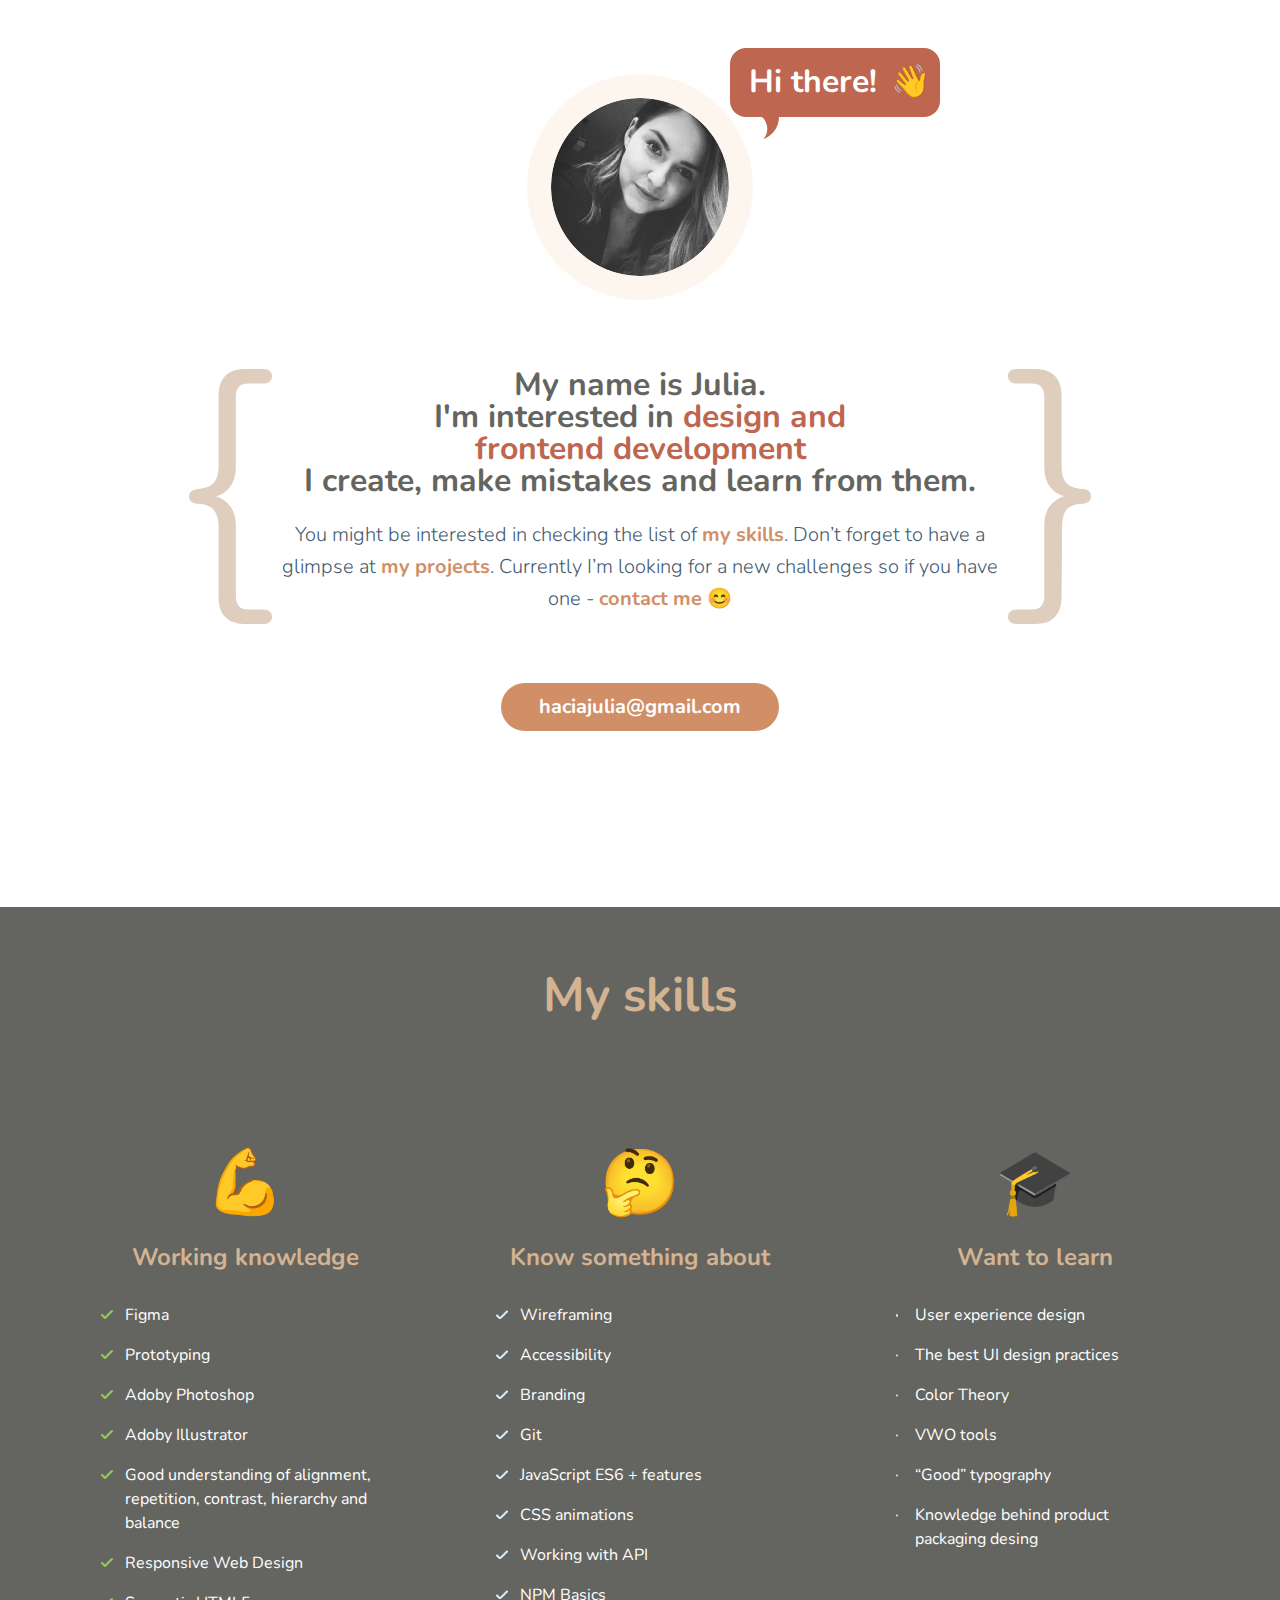
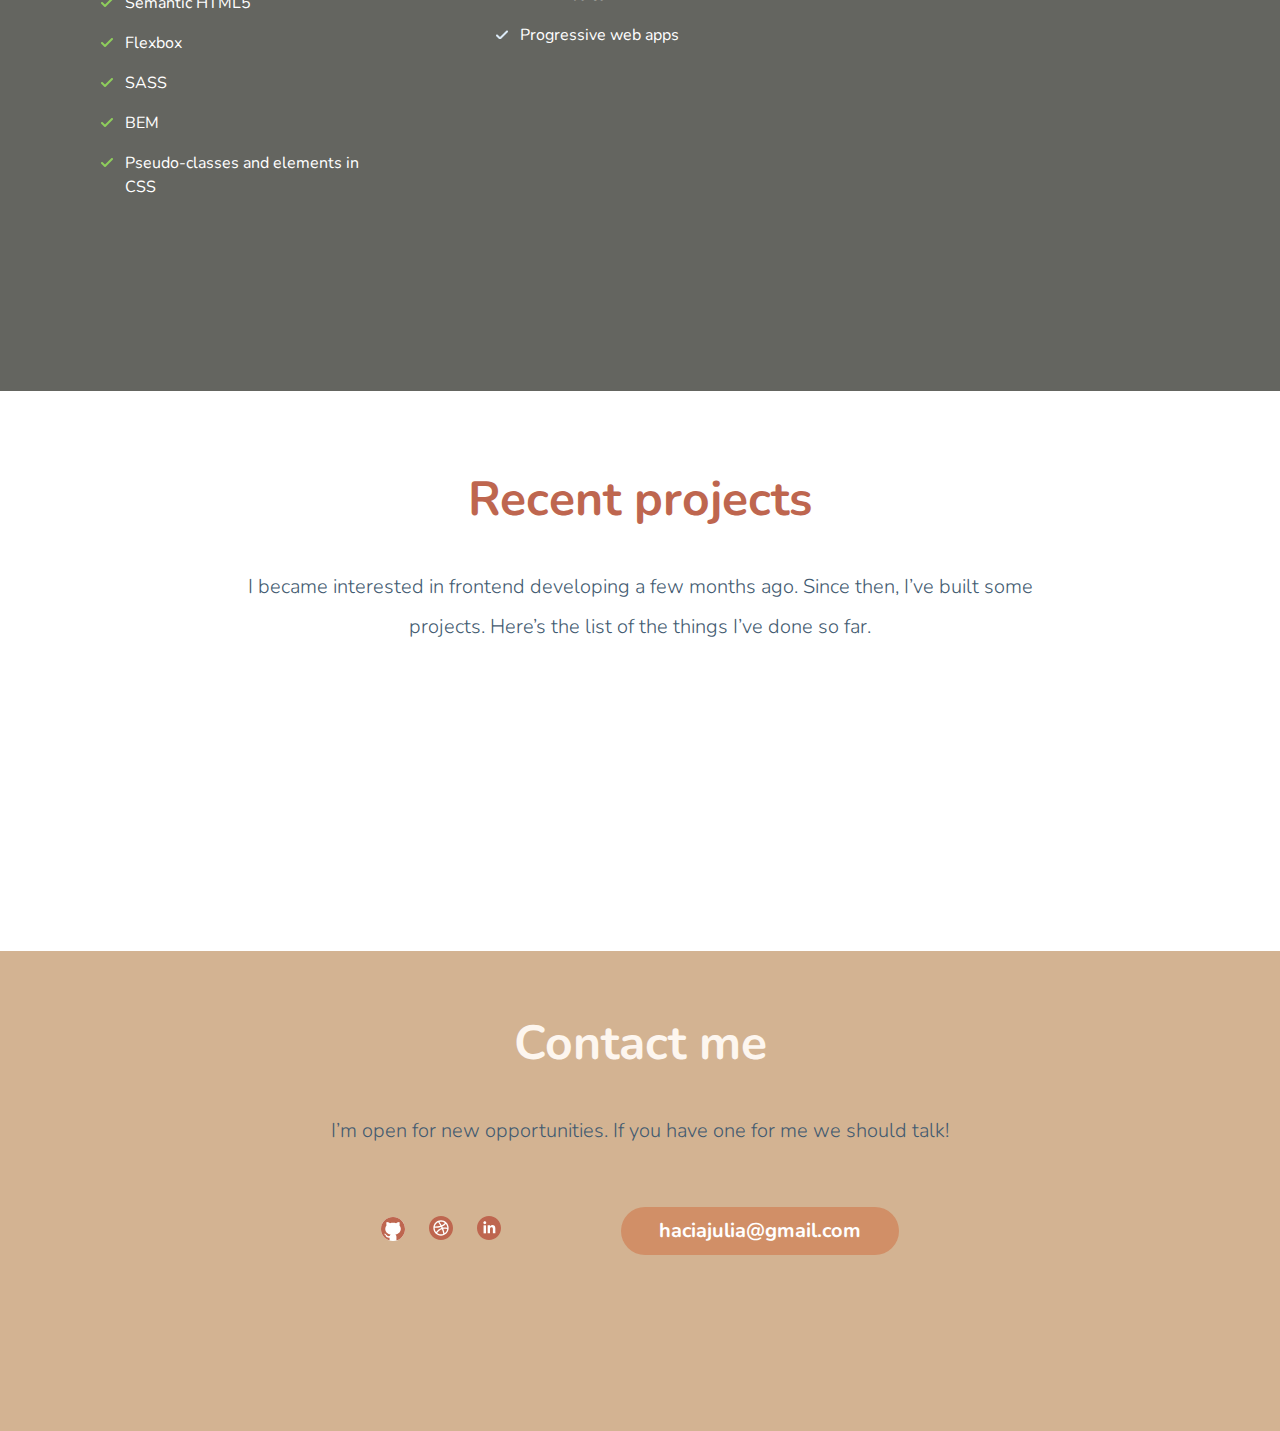
<file: index.html>
<!doctype html><html lang="en"><head><meta charset="UTF-8"/><meta name="viewport" content="width=device-width,initial-scale=1"/><title>Julia Hącia__portfolio</title><meta name="description" content="Julia's skills and projects"/><meta property="og:title" content="Julia Hącia__portfolio"/><meta property="og:description" content="Julia's skills and projects"/><meta property="og:url" content="https://haciajulia.github.io"/><meta property="og:image" content="https://maciejkorsan.com/wtf-gulp-starter/assets/img/cover.png"/><link href="index.d4c29d41.css" rel="stylesheet"></head><body><main><section class="hero"><div class="hero__image-container"><img class="hero__image" src="img/photo.dff61200.jpg" alt="photo of Julia"/> <span class="hero__bubble"><span class="hero__hello">Hi there!<div class="hero__wave">👋</div></span></span></div><div class="hero__description"><h1 class="hero__header">My name is Julia.<br/>I'm interested in <span class="hero__special">design and<br>frontend development</span><br>I create, make mistakes and learn from them.</h1><p class="hero__text">You might be interested in checking the list of <a class="hero__text--special" href="#skills">my skills</a>. Don’t forget to have a glimpse at <a class="hero__text--special" href="#projects">my projects</a>. Currently I’m looking for a new challenges so if you have one - <a class="hero__text--special" href="#contact">contact me</a> 😊</p></div><div class="hero__flex"><a class="hero__mail" href="mailto:haciajulia@gmail.com">haciajulia@gmail.com</a></div></section><section class="skills" id="skills"><h2 class="skills__header">My skills</h2><div class="skills__column"><article class="skills-section"><span class="skills-section__emoji">💪</span><h3 class="skills-section__header">Working knowledge</h3><ul class="skills-list"><li class="skills-list__item">Figma</li><li class="skills-list__item">Prototyping</li><li class="skills-list__item">Adoby Photoshop</li><li class="skills-list__item">Adoby Illustrator</li><li class="skills-list__item">Good understanding of alignment, repetition, contrast, hierarchy and balance</li><li class="skills-list__item">Responsive Web Design</li><li class="skills-list__item">Semantic HTML5</li><li class="skills-list__item">Flexbox</li><li class="skills-list__item">SASS</li><li class="skills-list__item">BEM</li><li class="skills-list__item">Pseudo-classes and elements in CSS</li></ul></article><article class="skills-section"><span class="skills-section__emoji">🤔</span><h3 class="skills-section__header">Know something about</h3><ul class="skills-list"><li class="skills-list__item skills-list__item--blue">Wireframing</li><li class="skills-list__item skills-list__item--blue">Accessibility</li><li class="skills-list__item skills-list__item--blue">Branding</li><li class="skills-list__item skills-list__item--blue">Git</li><li class="skills-list__item skills-list__item--blue">JavaScript ES6 + features</li><li class="skills-list__item skills-list__item--blue">CSS animations</li><li class="skills-list__item skills-list__item--blue">Working with API</li><li class="skills-list__item skills-list__item--blue">NPM Basics</li><li class="skills-list__item skills-list__item--blue">Progressive web apps</li></ul></article><article class="skills-section"><span class="skills-section__emoji">🎓</span><h3 class="skills-section__header">Want to learn</h3><ul class="skills-list"><li class="skills-list__item skills-list__item--bullet"></li><li class="skills-list__item skills-list__item--bullet"></li><li class="skills-list__item skills-list__item--bullet">User experience design</li><li class="skills-list__item skills-list__item--bullet">The best UI design practices</li><li class="skills-list__item skills-list__item--bullet">Color Theory</li><li class="skills-list__item skills-list__item--bullet">VWO tools</li><li class="skills-list__item skills-list__item--bullet">“Good” typography</li><li class="skills-list__item skills-list__item--bullet">Knowledge behind product packaging desing</li></ul></article></div></section><section class="projects" id="projects"><h2 class="projects__header">Recent projects</h2><p class="projects__description">I became interested in frontend developing a few months ago. Since then, I’ve built some projects. Here’s the list of the things I’ve done so far.</p><div class="projects-grid projects-grid--js"></div></section><section class="contact" id="contact"><h2 class="contact__header">Contact me</h2><p class="contact__description">I’m open for new opportunities. If you have one for me we should talk!</p><div class="contact__flex"><a class="contact__link" href="https://github.com/haciajulia"><img src="img/git.3de38875.svg" alt="link to Julia's github page"/></a><a class="contact__link" href="https://dribbble.com/haciajulia"><img src="img/dribble.d6b694e8.svg" alt="link to Julia's dribble"></a><a class="contact__link contact__link--different" href="https://www.linkedin.com/in/haciajulia/"><img src="img/linkedin.e4b589b0.svg" alt="link to Julia's LinkedIn"></a><a class="contact__mail" href="mailto:haciajulia@gmail.com">haciajulia@gmail.com</a></div></section></main><script src="index.d4c29d41.js"></script></body></html>
</file>
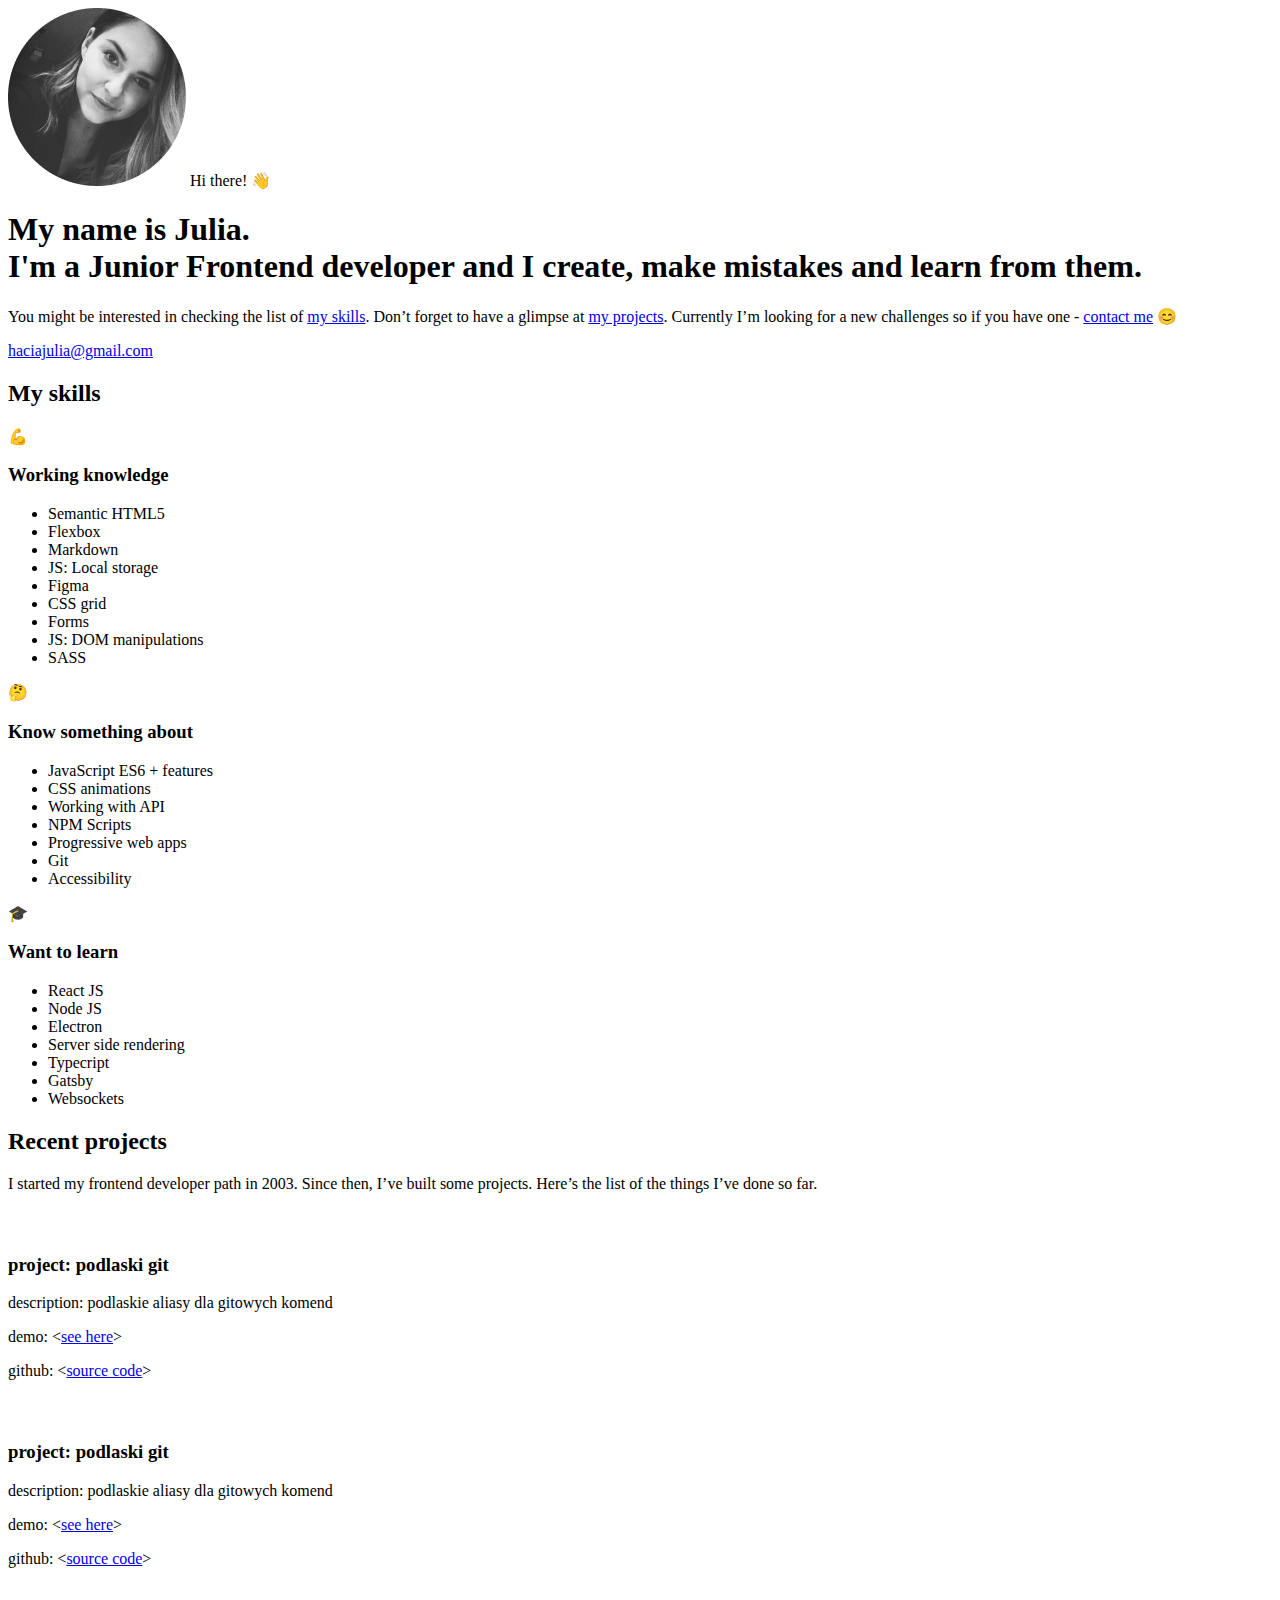
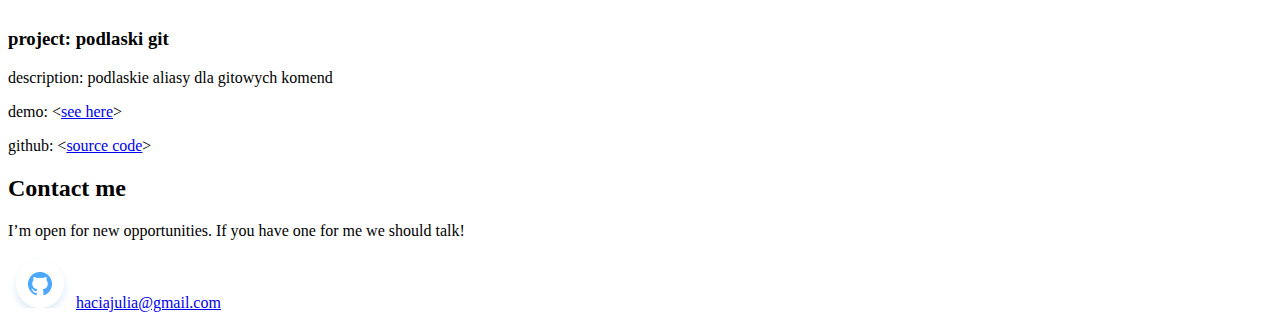
<file: src/pages/index.html>
<!DOCTYPE html>
<html lang="en">
  <head>
    <meta charset="UTF-8" />
    <meta
      name="viewport"
      content="width=device-width, initial-scale=1.0"
    />
    <title>Julia Hącia__portfolio</title>
    <meta name="description" content="Julia's skills and projects" />
    <!-- Title -->
    <meta property="og:title" content="Julia Hącia__portfolio" />
    <!-- OPTIONAL description. 2-4 sentences. -->
    <meta
      property="og:description"
      content="Julia's skills and projects"
    />
    <!-- full url with http(s) ie. https://maciejkorsan.github.io/my-repo/ -->
    <meta property="og:url" content="https://haciajulia.github.io" />
    <!-- full url to the image with http(s) ie. https://maciejkorsan.github.io/my-repo/assets/img/fb.png. Facebook suggests at least 1200 x 630. -->
    <meta
      property="og:image"
      content="https://maciejkorsan.com/wtf-gulp-starter/assets/img/cover.png"
    />
  </head>
  <body>
    <main>
      <section class="hero">
        <div class="hero__image-container">
          <img
            class="hero__image"
            src="../assets/img/photo.jpg"
            alt="photo of Julia"
          />
          <span class="hero__bubble"><span class="hero__hello">Hi there! 👋</span></span>
        </div>
        <div class="hero__description">
          <h1 class="hero__header">
            My name is Julia. <br />
            I'm a
            <span class="hero__special"
              >Junior Frontend developer</span
            >
            and I create, make mistakes and learn from them.
          </h1>
          <p class="hero__text">
            You might be interested in checking the list of
            <a class="hero__text--special" href="#skills">my skills</a
            >. Don’t forget to have a glimpse at
            <a class="hero__text--special" href="#projects"
              >my projects</a
            >. Currently I’m looking for a new challenges so if you
            have one -
            <a class="hero__text--special" href="#contact"
              >contact me</a
            >
            😊
          </p>
        </div>
        <div class="contact__flex">
          <a class="contact__mail" href="mailto:haciajulia@gmail.com"
            >haciajulia@gmail.com</a
          >
        </div>
      </section>
      <section class="skills" id="skills">
        <h2 class="skills__header">My skills</h2>
        <article class="skills-section">
          <span class="skills-section__emoji">💪</span>
          <h3 class="skills-section__header">Working knowledge</h3>
          <ul class="skills-list">
            <li class="skills-list__item">Semantic HTML5</li>
            <li class="skills-list__item">Flexbox</li>
            <li class="skills-list__item">Markdown</li>
            <li class="skills-list__item">JS: Local storage</li>
            <li class="skills-list__item">Figma</li>
            <li class="skills-list__item">CSS grid</li>
            <li class="skills-list__item">Forms</li>
            <li class="skills-list__item">JS: DOM manipulations</li>
            <li class="skills-list__item">SASS</li>
          </ul>
        </article>
        <article class="skills-section">
          <span class="skills-section__emoji">🤔</span>
          <h3 class="skills-section__header">Know something about</h3>
          <ul class="skills-list">
            <li class="skills-list__item skills-list__item--blue">
              JavaScript ES6 + features
            </li>
            <li class="skills-list__item skills-list__item--blue">
              CSS animations
            </li>
            <li class="skills-list__item skills-list__item--blue">
              Working with API
            </li>
            <li class="skills-list__item skills-list__item--blue">
              NPM Scripts
            </li>
            <li class="skills-list__item skills-list__item--blue">
              Progressive web apps
            </li>
            <li class="skills-list__item skills-list__item--blue">
              Git
            </li>
            <li class="skills-list__item skills-list__item--blue">
              Accessibility
            </li>
          </ul>
        </article>
        <article class="skills-section">
          <span class="skills-section__emoji">🎓</span>
          <h3 class="skills-section__header">Want to learn</h3>
          <ul class="skills-list">
            <li class="skills-list__item skills-list__item--bullet">
              React JS
            </li>
            <li class="skills-list__item skills-list__item--bullet">
              Node JS
            </li>
            <li class="skills-list__item skills-list__item--bullet">
              Electron
            </li>
            <li class="skills-list__item skills-list__item--bullet">
              Server side rendering
            </li>
            <li class="skills-list__item skills-list__item--bullet">
              Typecript
            </li>
            <li class="skills-list__item skills-list__item--bullet">
              Gatsby
            </li>
            <li class="skills-list__item skills-list__item--bullet">
              Websockets
            </li>
          </ul>
        </article>
      </section>
      <section class="projects" id="projects">
        <h2 class="projects__header">Recent projects</h2>
        <p class="projects__description">
          I started my frontend developer path in 2003. Since then,
          I’ve built some projects. Here’s the list of the things I’ve
          done so far.
        </p>
        <div class="projects-grid">
          <article class="project">
            <div class="project__window">
              <span class="project__circle"></span>
              <span class="project__circle"></span>
              <span class="project__circle"></span>
            </div>
            <div class="project__content">
              <img src="../assets/img/git.png" alt="" />
              <h3 class="project__grid project__title">
                <span class="project__label">project:</span>
                <span class="project__title--special"
                  >podlaski git</span
                >
              </h3>
              <p class="project__grid">
                <span class="project__label">description:</span>
                <span class="project__label--different">podlaskie aliasy dla gitowych komend</span>
              </p>
              <p class="project__grid">
                <span class="project__label">demo:</span>
                <span
                  >&lt<a class="project__link" href="#">see here</a
                  >&gt</span
                >
              </p>
              <p class="project__grid">
                <span class="project__label">github:</span>
                <span
                  >&lt<a class="project__link" href="#">source code</a
                  >&gt</span
                >
              </p>
            </div>
          </article>
          <article class="project">
            <div class="project__window">
              <span class="project__circle"></span>
              <span class="project__circle"></span>
              <span class="project__circle"></span>
            </div>
            <div class="project__content">
              <img src="../assets/img/git.png" alt="" />
              <h3 class="project__grid project__title">
                <span class="project__label">project:</span>
                <span class="project__title--special"
                  >podlaski git</span
                >
              </h3>
              <p class="project__grid">
                <span class="project__label">description:</span>
                <span class="project__label--different">podlaskie aliasy dla gitowych komend</span>
              </p>
              <p class="project__grid">
                <span class="project__label">demo:</span>
                <span
                  >&lt<a class="project__link" href="#">see here</a
                  >&gt</span
                >
              </p>
              <p class="project__grid">
                <span class="project__label">github:</span>
                <span
                  >&lt<a class="project__link" href="#">source code</a
                  >&gt</span
                >
              </p>
            </div>
          </article>
          <article class="project">
            <div class="project__window">
              <span class="project__circle"></span>
              <span class="project__circle"></span>
              <span class="project__circle"></span>
            </div>
            <div class="project__content">
              <img src="../assets/img/git.png" alt="" />
              <h3 class="project__grid project__title">
                <span class="project__label">project:</span>
                <span class="project__title--special"
                  >podlaski git</span
                >
              </h3>
              <p class="project__grid">
                <span class="project__label">description:</span>
                <span class="project__label--different">podlaskie aliasy dla gitowych komend</span>
              </p>
              <p class="project__grid">
                <span class="project__label">demo:</span>
                <span
                  >&lt<a class="project__link" href="#">see here</a
                  >&gt</span
                >
              </p>
              <p class="project__grid">
                <span class="project__label">github:</span>
                <span
                  >&lt<a class="project__link" href="#">source code</a
                  >&gt</span
                >
              </p>
            </div>
          </article>
        </div>
      </section>
      <section class="contact" id="contact">
        <h2 class="contact__header">Contact me</h2>
        <p class="contact__description">
          I’m open for new opportunities. If you have one for me we
          should talk!
        </p>
        <div class="contact__flex">
          <a class="contact__git" href="https://github.com/haciajulia"
            ><img
              src="../assets/img/github_icon.png"
              alt="link to my github page"
          /></a>
          <a class="contact__mail" href="mailto:haciajulia@gmail.com"
            >haciajulia@gmail.com</a
          >
        </div>
      </section>
    </main>
  </body>
</html>
</file>
<file: index.d4c29d41.css>
@import url(https://fonts.googleapis.com/css2?family=Nunito:wght@300;600;700&family=Roboto+Mono:wght@400;700&display=swap);
/*! normalize.css v8.0.1 | MIT License | github.com/necolas/normalize.css */html{line-height:1.15;-webkit-text-size-adjust:100%}body{margin:0}main{display:block}h1{font-size:2em;margin:.67em 0}hr{box-sizing:content-box;height:0;overflow:visible}pre{font-family:monospace,monospace;font-size:1em}a{background-color:transparent}abbr[title]{border-bottom:none;text-decoration:underline;text-decoration:underline dotted}b,strong{font-weight:bolder}code,kbd,samp{font-family:monospace,monospace;font-size:1em}small{font-size:80%}sub,sup{font-size:75%;line-height:0;position:relative;vertical-align:baseline}sub{bottom:-.25em}sup{top:-.5em}img{border-style:none}button,input,optgroup,select,textarea{font-family:inherit;font-size:100%;line-height:1.15;margin:0}button,input{overflow:visible}button,select{text-transform:none}[type=button],[type=reset],[type=submit],button{-webkit-appearance:button}[type=button]::-moz-focus-inner,[type=reset]::-moz-focus-inner,[type=submit]::-moz-focus-inner,button::-moz-focus-inner{border-style:none;padding:0}[type=button]:-moz-focusring,[type=reset]:-moz-focusring,[type=submit]:-moz-focusring,button:-moz-focusring{outline:1px dotted ButtonText}fieldset{padding:.35em .75em .625em}legend{box-sizing:border-box;color:inherit;display:table;max-width:100%;padding:0;white-space:normal}progress{vertical-align:baseline}textarea{overflow:auto}[type=checkbox],[type=radio]{box-sizing:border-box;padding:0}[type=number]::-webkit-inner-spin-button,[type=number]::-webkit-outer-spin-button{height:auto}[type=search]{-webkit-appearance:textfield;outline-offset:-2px}[type=search]::-webkit-search-decoration{-webkit-appearance:none}::-webkit-file-upload-button{-webkit-appearance:button;font:inherit}details{display:block}summary{display:list-item}[hidden],template{display:none}.hero{padding:74px 16px 88px}@media(min-width:768px){.hero{max-width:768px;margin:0 auto}}.hero__bubble{position:absolute;left:calc(50% + 90px);top:-26px;width:210px}.hero__image{box-sizing:content-box;width:96px;height:96px;border-radius:50%;border:16px solid #fdf6ef}@media(min-width:768px){.hero__image{width:178px;height:178px;border:24px solid #fdf6ef}}@media(min-width:768px)and (min-width:768px){.hero__image{margin-bottom:48px}}.hero__image-container{display:flex;align-items:center;justify-content:center;position:relative}.hero__hello{display:none}@media(min-width:960px){.hero__hello{display:flex;font-family:Nunito;font-style:normal;font-weight:700;font-size:32px;background:#be664f;border-radius:16px;color:#fff;padding:16px 19px;position:relative}.hero__hello:after{content:"";top:100%;left:32px;position:absolute;display:block;width:17.42px;height:22.66px;background:url(img/speech.04b02bfa.svg)}}.hero__description{text-align:center;position:relative}@media(min-width:960px){.hero__description{margin-bottom:68px}.hero__description:before{background:url(img/open.29de15f4.svg);display:block;right:100%}.hero__description:after,.hero__description:before{content:"";height:254.88px;width:83.23px;position:absolute;top:0}.hero__description:after{background:url(img/closed.263a4183.svg);display:inline-block;left:100%}}.hero__header{font-weight:700;font-size:26px;line-height:32px;color:#646560}@media(min-width:960px){.hero__header{font-size:32px}}.hero__special{color:#be664f}.hero__text{color:#425a70;font-weight:300;font-size:16px;line-height:32px;margin-bottom:52px}@media(min-width:960px){.hero__text{font-size:20px}}.hero__text--special{color:#d18f67;font-weight:700;text-decoration:none}.hero__flex{display:flex;flex-direction:row;justify-content:center;align-items:center}.hero__mail{width:278px;color:#fff;background-color:#d18f67;border-radius:64px;font-style:normal;font-weight:700;font-size:20px;line-height:40px;text-decoration:none;padding:4px 24px;text-align:center;display:block}@media(min-width:960px){.hero__mail{margin-bottom:88px}}.hero__wave{height:30px;width:30px;padding-left:14px;-webkit-animation:rotation .5s linear infinite alternate;animation:rotation .5s linear infinite alternate}@-webkit-keyframes rotation{0%,to{transform:rotate(0deg);transform-origin:bottom}50%{transform:rotate(10deg);transform-origin:bottom}}@keyframes rotation{0%,to{transform:rotate(0deg);transform-origin:bottom}50%{transform:rotate(10deg);transform-origin:bottom}}.skills{background-color:#646560;color:#d3b392;padding:64px 16px 88px}@media(min-width:960px){.skills{padding-bottom:176px}}@media(min-width:960px){.skills__column{display:grid;grid-template-columns:1fr 1fr 1fr;max-width:1184px;margin:0 auto}}.skills__header{font-weight:700;font-size:36px;line-height:48px;text-align:center}@media(min-width:960px){.skills__header{font-size:48px;margin:0 0 64px}}.skills-section{margin-top:64px}.skills-section__emoji{font-size:64px;line-height:72px;display:block;text-align:center}.skills-section__header{font-style:normal;font-weight:700;font-size:24px;line-height:44px;text-align:center;margin:16px 0 24px}.skills-list{color:#fff;width:288px;margin:0 auto;font-size:16px;padding:0;list-style-type:none}.skills-list__item{padding:0 0 0 24px;margin:0 0 16px;position:relative;font-size:16px;line-height:24px}.skills-list__item:before{position:absolute;left:0;top:7px;content:url();width:12px;height:9px;background:url(img/tick.72b19a62.svg);background-repeat:no-repeat;display:block}.skills-list__item--blue:before{content:url();width:12px;height:9px;background:url(img/bluetick.8d354e65.svg);background-repeat:no-repeat;display:block}.skills-list__item--bullet:before{content:url();width:12px;height:9px;background:url(img/bullet.1d544b09.svg);background-repeat:no-repeat;display:block}.projects{margin:64px 16px 88px}@media(min-width:960px){.projects{margin:80px 128px 176px}}.projects__header{font-weight:700;font-size:36px;line-height:48px;text-align:center;color:#be664f}@media(min-width:960px){.projects__header{font-size:48px;line-height:56px;margin-bottom:40px}}.projects__description{font-weight:300;font-size:16px;line-height:32px;text-align:center;color:#425a70;margin:0 auto 46px;max-width:786px}@media(min-width:960px){.projects__description{font-size:20px;line-height:40px;margin-bottom:128px}}.project{background-color:#212528;color:#808082;font-family:Roboto Mono,monospace;font-size:13px;line-height:24px;box-shadow:0 4px 16px rgba(0,0,0,.25);border-radius:16px;overflow:hidden}@media(min-width:960px){.project{font-size:16px;line-height:24px}}.project__content{padding:24px 16px}@media(min-width:960px){.project__content{padding:18px 48px 58px}}.project__grid{display:grid;grid-template-columns:102px 1fr;-moz-column-gap:8px;column-gap:8px}@media(min-width:960px){.project__grid{grid-template-columns:116px 1fr}}.project__label{display:block;text-align:right}.project__label--different{color:#a3a3a3}.project__link{color:#d18f67}.project__window{background-color:#1e1e1e;height:40px;display:flex;padding:16px}.project__circle{background:#464a4d;width:8px;height:8px;display:block;border-radius:50%;margin-right:8px}.project__title{margin-top:24px}.project__title--special{font-weight:700;color:#fff}.projects-grid{display:grid;-moz-column-gap:24px;column-gap:24px;row-gap:24px}@media(min-width:768px){.projects-grid{grid-template-columns:1fr 1fr}}.contact{background-color:#d3b392;padding:64px 16px 88px}@media(min-width:960px){.contact{padding-bottom:176px}}.contact__header{color:#fdf6ef;font-weight:700;font-size:36px;line-height:48px;text-align:center;margin:0}@media(min-width:960px){.contact__header{margin:0;padding-bottom:40px;font-size:48px;line-height:56px}}.contact__description{font-weight:300;font-size:16px;line-height:32px;text-align:center;color:#425a70;padding-bottom:56px}@media(min-width:960px){.contact__description{font-size:20px;line-height:40px;margin:0}}.contact__flex{width:278px;margin:0 auto;display:flex;flex-direction:row;justify-content:center;align-items:center;flex-wrap:wrap}@media(min-width:960px){.contact__flex{width:960px}}.contact__link{padding-right:24px;padding-bottom:64px;display:block}@media(min-width:960px){.contact__link{padding-bottom:0}}.contact__link--different{padding-right:0}@media(min-width:960px){.contact__link--different{padding-right:120px}}.contact__mail{width:278px;color:#fff;background-color:#d18f67;border-radius:64px;font-style:normal;font-weight:700;font-size:20px;line-height:40px;text-decoration:none;padding:4px 24px;text-align:center;display:block}html{box-sizing:border-box}*,:after,:before{box-sizing:inherit}body{font-family:Nunito,sans-serif}
</file>
